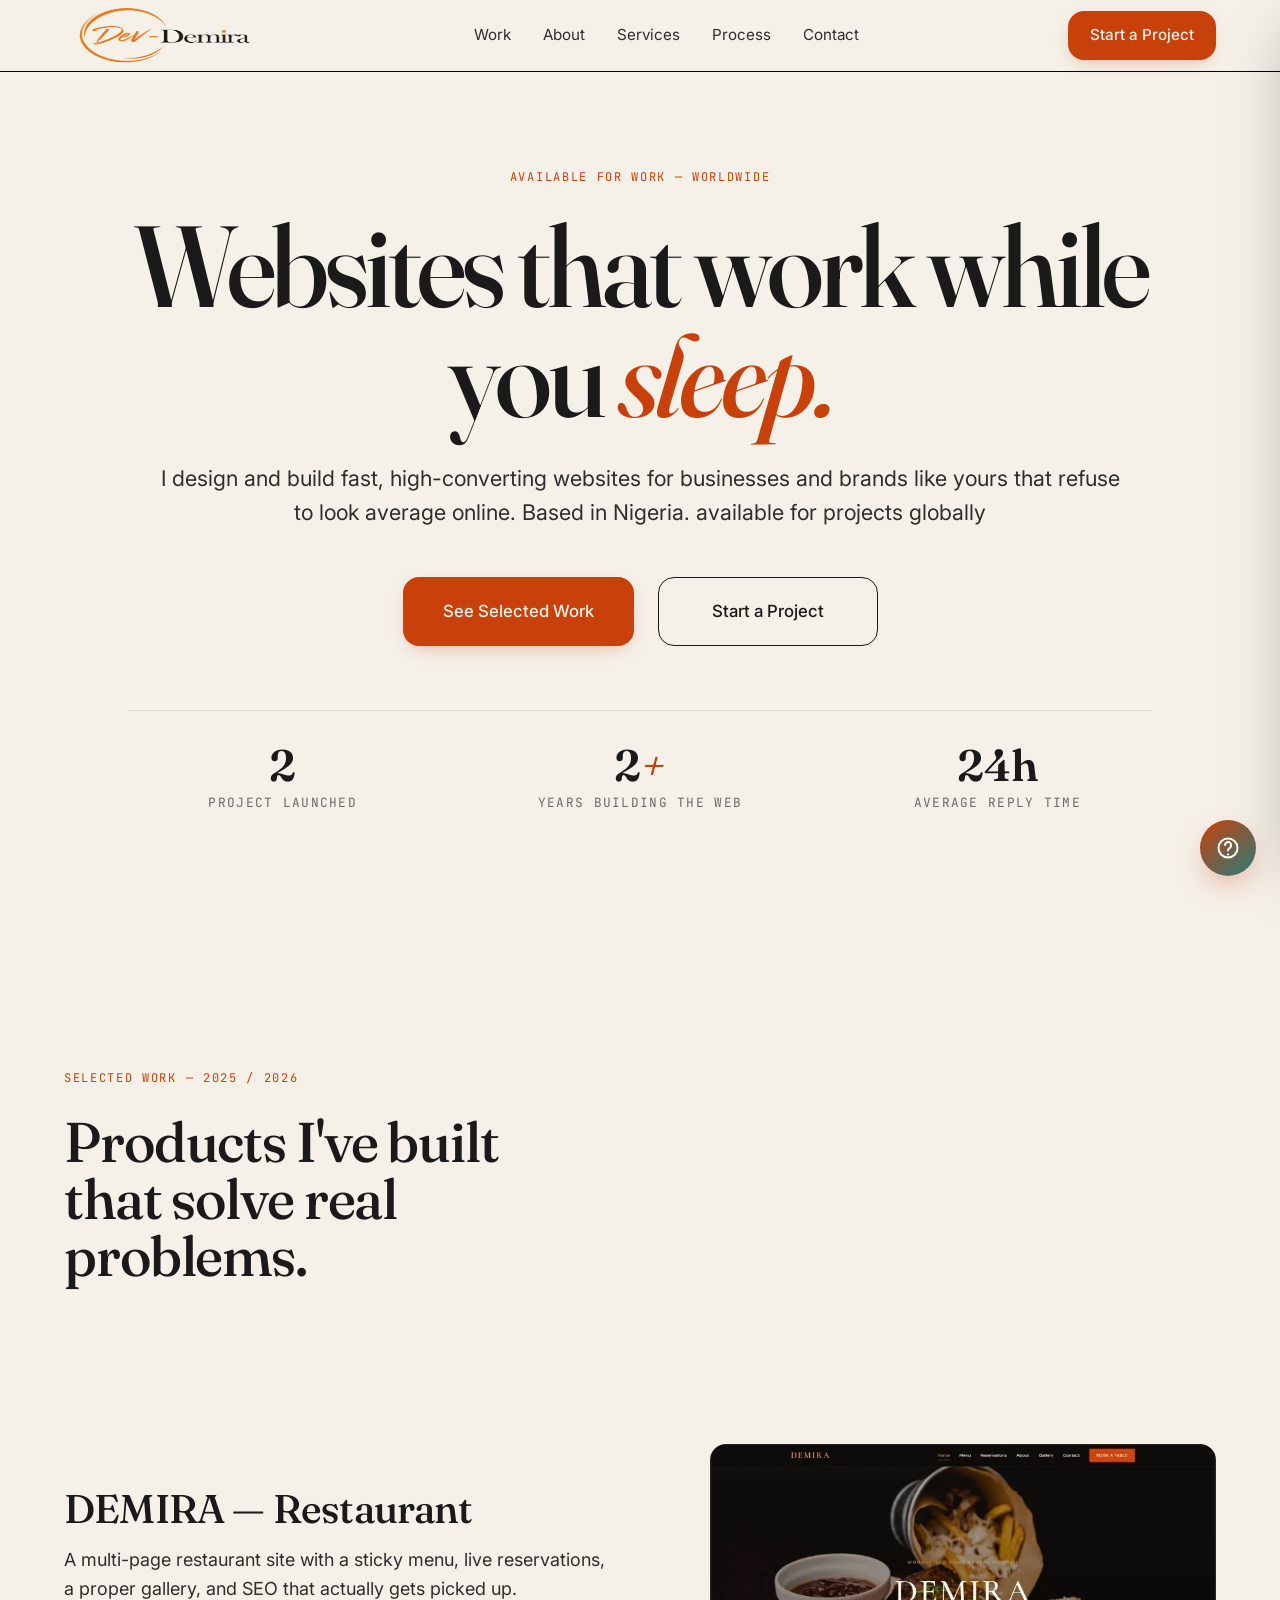
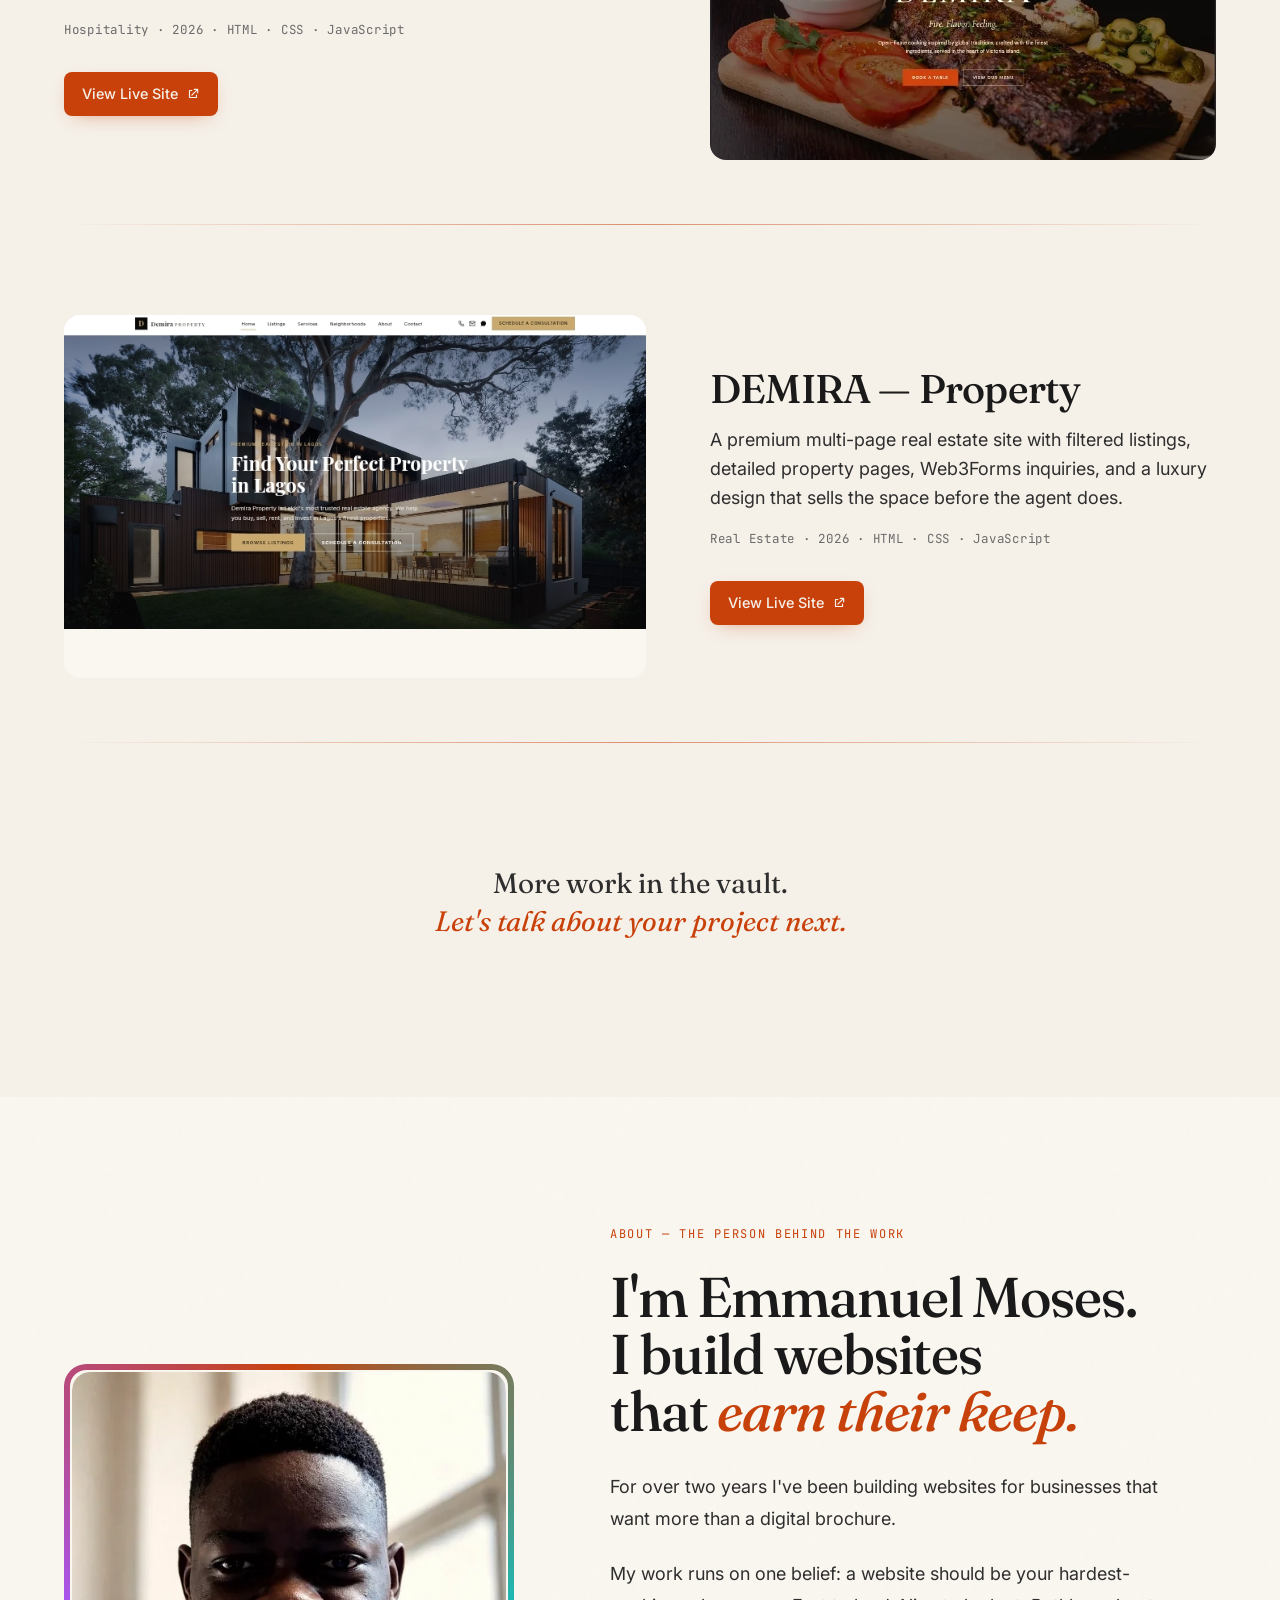
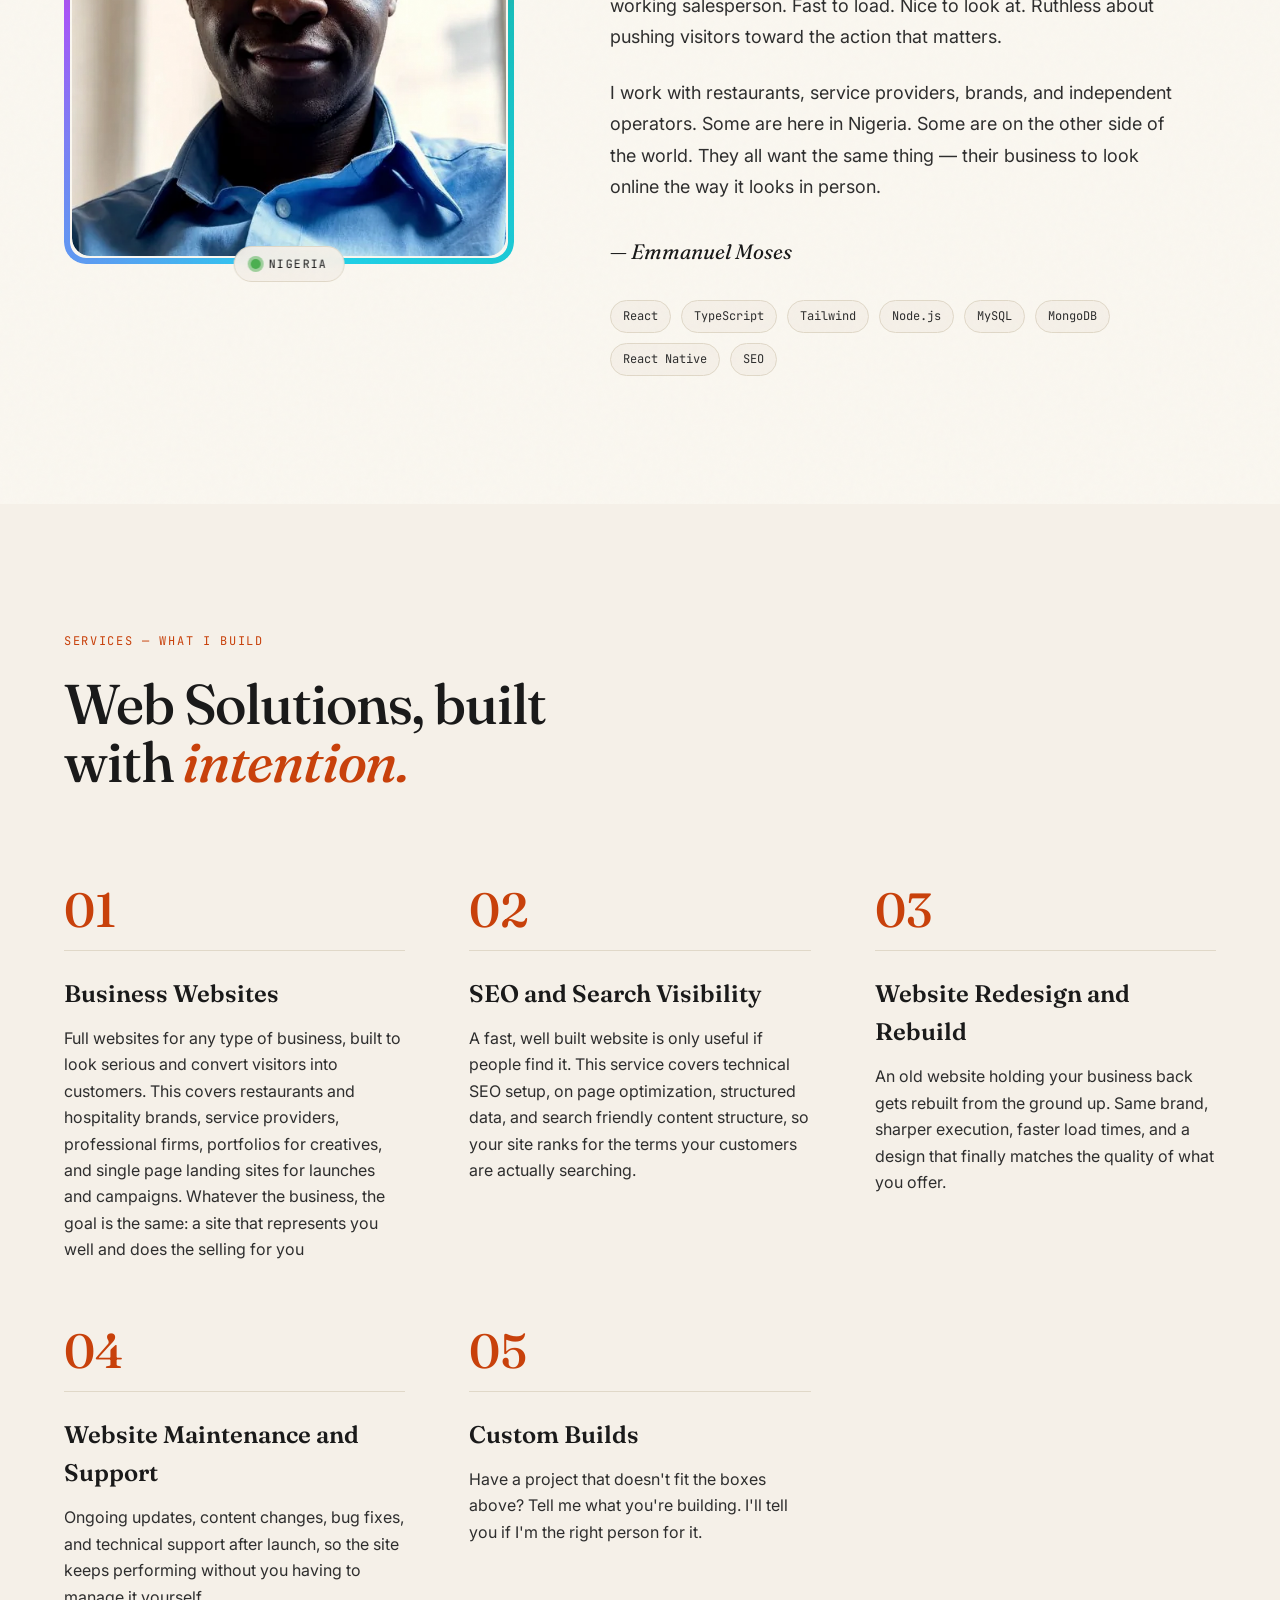
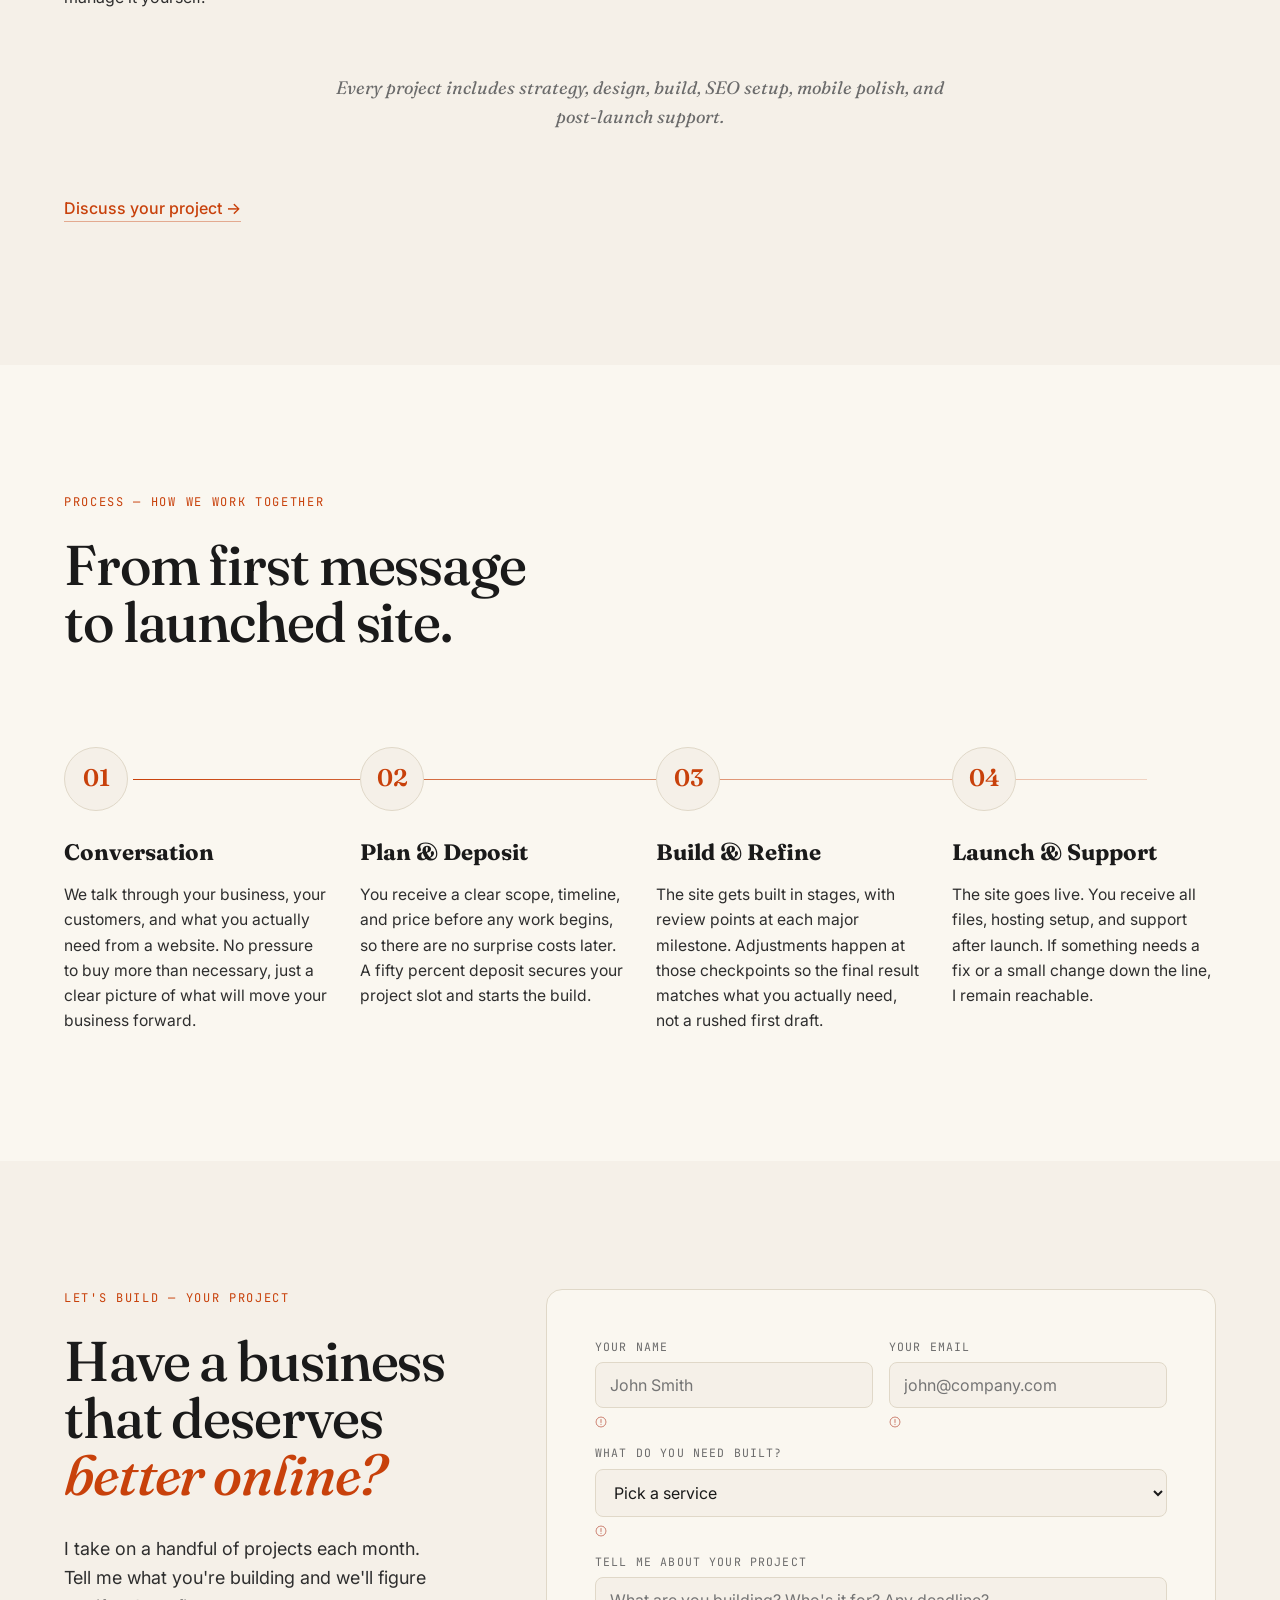
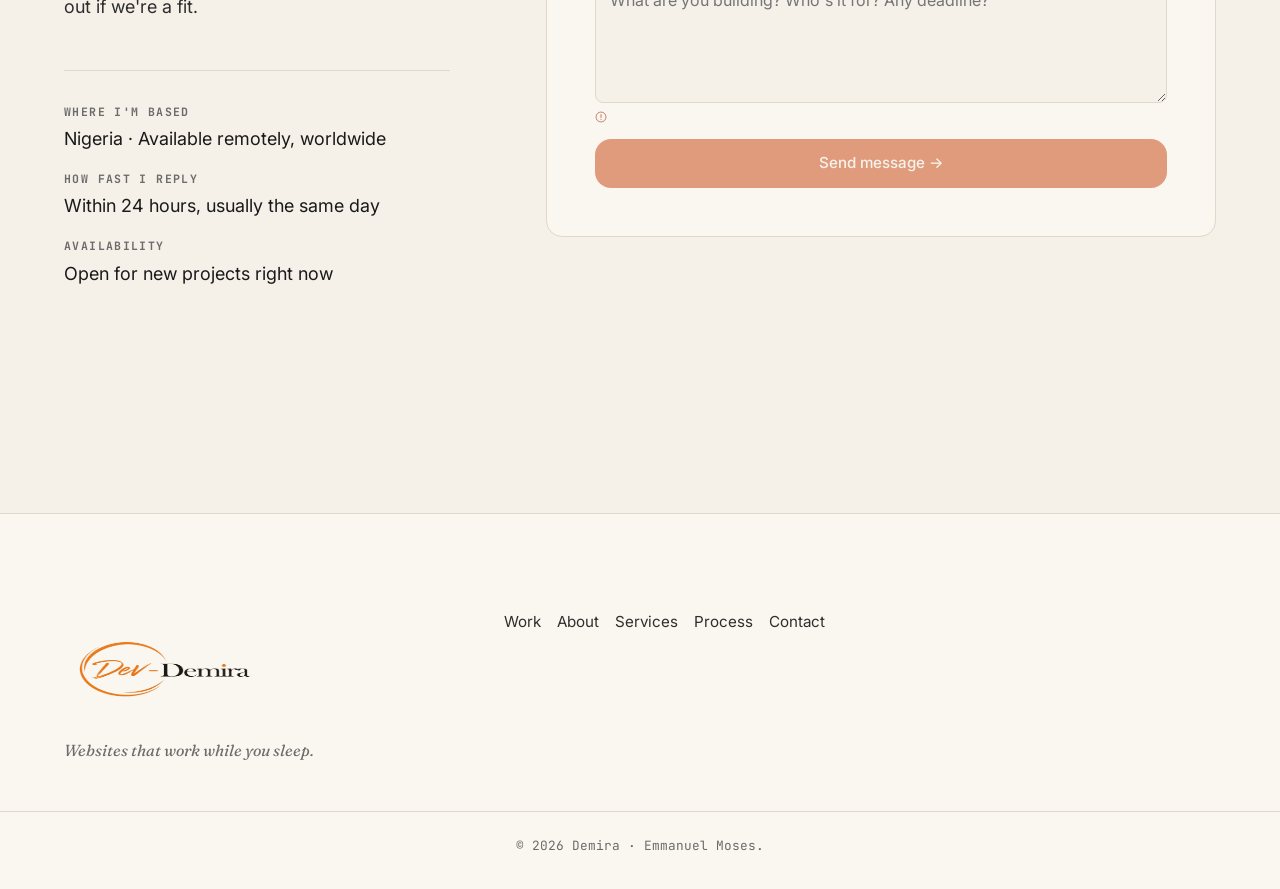
<file: index.html>
<!DOCTYPE html>
<html lang="en">
<head>
<meta charset="UTF-8">
<meta name="viewport" content="width=device-width, initial-scale=1.0, viewport-fit=cover">
<title>Demira — Websites That Work While You Sleep</title>
<meta name="description" content="I design and build fast, high-converting websites for businesses and brands that refuse to look average online. Based in Nigeria. Trusted by clients globally">
<meta name="author" content="Emmanuel Moses">
<meta name="theme-color" content="#F5F0E8">
<meta name="robots" content="index,follow">
<meta name="keywords" content="web developer Nigeria, premium web design, landing page developer, React developer, restaurant website developer, Demira, Emmanuel Moses">
<link rel="canonical" href="https://demira.online">

<meta property="og:type" content="website">
<meta property="og:title" content="Demira — Websites That Work While You Sleep">
<meta property="og:description" content="I build fast, thoughtful, high-converting websites for businesses that refuse to look average online. Working with clients across the globe.">
<meta property="og:image" content="https://demira.online/og-image.jpg">
<meta property="og:image:width" content="1200">
<meta property="og:image:height" content="630">
<meta property="og:url" content="https://demira.online">
<meta property="og:site_name" content="Demira">
<meta property="og:locale" content="en_US">

<meta name="twitter:card" content="summary_large_image">
<meta name="twitter:title" content="Demira — Websites That Work While You Sleep">
<meta name="twitter:description" content="Custom websites for businesses that refuse to look average online.">
<meta name="twitter:image" content="https://demira.online/og-image.jpg">

<link rel="icon" type="image/x-icon" href="favicon.ico">

<link rel="preconnect" href="https://fonts.googleapis.com">
<link rel="preconnect" href="https://fonts.gstatic.com" crossorigin>
<link rel="stylesheet" href="https://fonts.googleapis.com/css2?family=Fraunces:ital,wght@0,400;0,500;0,600;0,700;1,400;1,600&family=Inter:wght@400;500;700&family=JetBrains+Mono:wght@400;500&display=swap">
<link rel="stylesheet" href="style.css">

<link rel="preload" as="image" href="hero-bg-1-desktop.webp" media="(min-width: 1200px)">
<link rel="preload" as="image" href="hero-bg-1-tablet.webp" media="(min-width: 768px) and (max-width: 1199px)">
<link rel="preload" as="image" href="hero-bg-1-mobile.webp" media="(max-width: 767px)">

<script type="application/ld+json">
{
  "@context": "https://schema.org",
  "@type": "ProfessionalService",
  "name": "Demira",
  "description": "Custom web development services for businesses in Nigeria and worldwide.",
  "url": "https://demira.online",
  "image": "https://demira.online/og-image.jpg",
  "priceRange": "$$",
  "serviceType": "Web Development",
  "areaServed": { "@type": "Place", "name": "Worldwide" },
  "address": { "@type": "PostalAddress", "addressCountry": "NG" },
  "email": "devmosheh@gmail.com",
  "telephone": "+2349059639220",
  "founder": {
    "@type": "Person",
    "name": "Emmanuel Moses",
    "jobTitle": "Web Developer",
    "url": "https://demira.online"
  }
}
</script>
<script type="application/ld+json">
{
  "@context": "https://schema.org",
  "@type": "Person",
  "name": "Emmanuel Moses",
  "alternateName": "Demira",
  "url": "https://demira.online",
  "image": "https://demira.online/portrait-hero-desktop.webp",
  "jobTitle": "Web Developer",
  "email": "devmosheh@gmail.com",
  "telephone": "+2349059639220",
  "worksFor": { "@type": "Organization", "name": "Demira" },
  "address": { "@type": "PostalAddress", "addressCountry": "NG" }
}
</script>
</head>
<body>

<a href="#main" class="skip">Skip to main content</a>

<header class="nav" id="nav">
  <div class="nav-inner">
    <a href="#top" class="brand" aria-label="Demira — home">
      <img src="demira bg.png" alt="Demira logo" width="40" height="40" class="brand-logo">
    </a> 
    <nav class="nav-links" aria-label="Primary">
      <a href="#work">Work</a>
      <a href="#about">About</a>
      <a href="#services">Services</a>
      <a href="#process">Process</a>
      <a href="#contact">Contact</a>
    </nav>
    <a href="#contact" class="btn btn-primary nav-cta">Start a Project</a>
    <button class="hamburger" id="ham" aria-label="Open menu" aria-expanded="false" aria-controls="mobileMenu" type="button">
      <span></span><span></span><span></span>
    </button>
  </div>
  <div class="menu-overlay" id="menuOverlay" hidden></div>
  <aside class="mobile-menu" id="mobileMenu" aria-hidden="true" aria-label="Mobile navigation">
    <button class="menu-close" id="menuClose" aria-label="Close menu" type="button">
      <svg viewBox="0 0 24 24" width="22" height="22" aria-hidden="true"><path fill="none" stroke="currentColor" stroke-width="2" stroke-linecap="round" d="M6 6l12 12M18 6L6 18"/></svg>
    </button>
    <nav class="mobile-menu-links" aria-label="Mobile primary">
      <a href="#work">Work</a>
      <a href="#about">About</a>
      <a href="#services">Services</a>
      <a href="#process">Process</a>
      <a href="#contact">Contact</a>
    </nav>
    <a href="#contact" class="btn btn-accent btn-mobile-cta">
      Start a Project
      <svg viewBox="0 0 24 24" width="16" height="16" aria-hidden="true"><path fill="none" stroke="currentColor" stroke-width="2" stroke-linecap="round" stroke-linejoin="round" d="M5 12h14M13 6l6 6-6 6"/></svg>
    </a>
  </aside>
</header>

<main id="main">

<section id="top" class="hero">
  
  <!--
  <div class="hero-bg" aria-hidden="true">
    <picture class="hero-bg-img is-active">
      <source media="(min-width: 1200px)" srcset="hero-bg-1-desktop.webp">
      <source media="(min-width: 768px)" srcset="hero-bg-1-tablet.webp">
      <img src="hero-bg-1-mobile.webp" alt="" loading="eager" fetchpriority="high">
    </picture>
    <div class="hero-bg-scrim"></div>
  </div>
-->
  <div class="wrap hero-grid hero-grid--solo">
    <div class="hero-copy">
      <p class="eyebrow reveal">Available for work — Worldwide</p>
      <h1 class="hero-title reveal-words">
        Websites that work while you <em>sleep.</em>
      </h1>
      <p class="hero-sub reveal">I design and build fast, high-converting websites for businesses and brands like yours that refuse to look average online. Based in Nigeria. available for projects globally</p>
      <div class="hero-ctas reveal">
        <a href="#work" class="btn btn-primary">See Selected Work</a>
        <a href="#contact" class="btn btn-ghost">Start a Project</a>
      </div>
      <div class="hero-stats reveal">
        <div><span class="stat-num" data-count="2">0<em></em></span><span class="stat-lbl">Project launched</span></div>
        <div><span class="stat-num" data-count="2">0<em>+</em></span><span class="stat-lbl">Years building the web</span></div>
        <div><span class="stat-num" data-count="24" data-suffix="h">0h</span><span class="stat-lbl">Average Reply time</span></div>
        
               <!-- <div><span class="stat-num" data-count="100" data-suffix="%">0h</span><span class="stat-lbl">Client Satisfaction</span></div> -->
        
      </div>
    </div>
  </div>
</section>

<section id="work" class="section">
  <div class="wrap">
    <header class="section-head">
      <p class="eyebrow reveal">Selected Work — 2025 / 2026</p>
      <h2 class="section-title reveal-words">Products I've built<br>that solve real<br>problems.</h2>
    </header>

    <article class="project reveal">
      <div class="project-media">
        <picture>
          <source media="(min-width: 1200px)" srcset="project-restaurant-desktop.webp">
          <source media="(min-width: 768px)" srcset="project-restaurant-tablet.webp">
          <img src="project-restaurant-mobile.webp" alt="DEMIRA Restaurant website, wood-fired continental cuisine" loading="lazy" width="1600" height="1000">
        </picture>
      </div>
      <div class="project-info">
        <h3 class="project-title">DEMIRA — Restaurant</h3>
        <p class="project-desc">A multi-page restaurant site with a sticky menu, live reservations, a proper gallery, and SEO that actually gets picked up.</p>
        <p class="meta">Hospitality · 2026 · HTML · CSS · JavaScript</p>
        <a class="btn btn-primary btn-live" href="https://demira-restaurant.vercel.app/" target="_blank" rel="noopener noreferrer">
          View Live Site
          <svg viewBox="0 0 24 24" width="14" height="14" aria-hidden="true"><path fill="none" stroke="currentColor" stroke-width="2" stroke-linecap="round" stroke-linejoin="round" d="M14 4h6v6M20 4L10 14M6 6h4M6 6v12h12v-4"/></svg>
        </a>
      </div>
    </article>
    <hr class="ember-rule">
<br>


    <article class="project reveal">
  <div class="project-media">
    <picture>
      <source media="(min-width: 1200px)" srcset="demira-props.jpg">
      <source media="(min-width: 768px)" srcset="demira-props.jpg">
      <img src="demira-props.jpg" alt="DEMIRA Property, premium real estate agency in Lekki Phase 1, Lagos" loading="lazy" width="1600" height="1000">
    </picture>
  </div>
  <div class="project-info">
    <h3 class="project-title">DEMIRA — Property</h3>
    <p class="project-desc">A premium multi-page real estate site with filtered listings, detailed property pages, Web3Forms inquiries, and a luxury design that sells the space before the agent does.</p>
    <p class="meta">Real Estate · 2026 · HTML · CSS · JavaScript</p>
    <a class="btn btn-primary btn-live" href="https://demira-props.vercel.app/" target="_blank" rel="noopener noreferrer">
      View Live Site
      <svg viewBox="0 0 24 24" width="14" height="14" aria-hidden="true"><path fill="none" stroke="currentColor" stroke-width="2" stroke-linecap="round" stroke-linejoin="round" d="M14 4h6v6M20 4L10 14M6 6h4M6 6v12h12v-4"/></svg>
    </a>
  </div>
</article>
<hr class="ember-rule">

<br>

    
<!--
    <article class="project reveal">
      <div class="project-media project-media--placeholder" aria-hidden="true">
        <span class="ph-icon">🏆</span>
      </div>
      <div class="project-info">
        <h3 class="project-title">Certificate Generator</h3>
        <p class="project-desc">Upload a CSV, pick a template, send branded certificates to every recipient. Hours of manual work compressed into one click.</p>
        <p class="meta">Tools · 2024 · React · Supabase · Resend</p>
        <button type="button" class="btn btn-live btn-live--disabled" disabled aria-disabled="true">
          Coming Soon
        </button>
      </div>
    </article>
    <hr class="ember-rule">

    <article class="project reveal">
      <div class="project-media project-media--placeholder" aria-hidden="true">
        <span class="ph-icon">🔗</span>
      </div>
      <div class="project-info">
        <h3 class="project-title">Link-in-Bio Tool</h3>
        <p class="project-desc">A creator-first link hub with analytics, custom themes, and social integration. Everything Linktree does, none of the monthly bill.</p>
        <p class="meta">SaaS · 2024 · React · Tailwind · MySQL</p>
        <button type="button" class="btn btn-live btn-live--disabled" disabled aria-disabled="true">
          Coming Soon
        </button>
      </div>
    </article>
    <hr class="ember-rule">

    <article class="project reveal">
      <div class="project-media project-media--placeholder" aria-hidden="true">
        <span class="ph-icon">📄</span>
      </div>
      <div class="project-info">
        <h3 class="project-title">Invoice Generator</h3>
        <p class="project-desc">Fill in the client details, preview an invoice, export a clean PDF in under a minute. Built for freelancers who hate paperwork.</p>
        <p class="meta">Tools · 2024 · React · TypeScript · PDF.js</p>
        <button type="button" class="btn btn-live btn-live--disabled" disabled aria-disabled="true">
          Coming Soon
        </button>
      </div>
    </article>
    <hr class="ember-rule">

    <article class="project reveal">
      <div class="project-media project-media--placeholder" aria-hidden="true">
        <span class="ph-icon">🔧</span>
      </div>
      <div class="project-info">
        <h3 class="project-title">NeuAuth UI Kit</h3>
        <p class="project-desc">A neumorphism-styled login and sign-up template you can drop straight into a project. Clean, modern, ready to ship.</p>
        <p class="meta">UI Kit · 2024 · HTML · CSS · JavaScript</p>
        <button type="button" class="btn btn-live btn-live--disabled" disabled aria-disabled="true">
          Coming Soon
        </button>
      </div>
    </article>
-->


    
    <p class="closing-note reveal">More work in the vault.<br><em>Let's talk about your project next.</em></p>
  </div>
</section>

<section id="about" class="section section-alt grain">
  <div class="wrap about-grid">
    <figure class="about-photo reveal portrait-glow portrait-neon" data-parallax="0.08">
      <picture>
        <source media="(min-width: 1200px)" srcset="portrait-about-desktop.webp">
        <source media="(min-width: 768px)" srcset="portrait-about-tablet.webp">
        <img src="portrait-about-mobile.webp" alt="Emmanuel Moses at work, portrait in warm natural light" loading="lazy" width="900" height="1125">
      </picture>
      <span class="photo-loc"><span class="online-dot" aria-label="Currently online and responsive"></span>Nigeria</span>
    </figure>
    <br/>
    <div class="about-copy">
      <p class="eyebrow reveal">About — The Person Behind The Work</p>
      <h2 class="section-title reveal-words">I'm Emmanuel Moses.<br>I build websites<br>that <em>earn their keep.</em></h2>
      <p class="about-body reveal">For over two years I've been building websites for businesses that want more than a digital brochure.</p>
      <p class="about-body reveal">My work runs on one belief: a website should be your hardest-working salesperson. Fast to load. Nice to look at. Ruthless about pushing visitors toward the action that matters.</p>
      <p class="about-body reveal">I work with restaurants, service providers, brands, and independent operators. Some are here in Nigeria. Some are on the other side of the world. They all want the same thing — their business to look online the way it looks in person.</p>
      <p class="signature reveal">— Emmanuel Moses</p>
      <div class="skills reveal" aria-label="Stack">
        <span class="chip">React</span><span class="chip">TypeScript</span>
        <span class="chip">Tailwind</span><span class="chip">Node.js</span>
        <span class="chip">MySQL</span><span class="chip">MongoDB</span>
        <span class="chip">React Native</span><span class="chip">SEO</span>
      </div>
    </div>
  </div>
</section>

<section id="services" class="section">
  <div class="wrap">
    <header class="section-head">
      <p class="eyebrow reveal">Services — What I Build</p>
      <h2 class="section-title reveal-words">Web Solutions, built<br>with <em>intention.</em></h2>
    </header>
    <div class="services-grid">
      <article class="service reveal">
        <span class="num">01</span>
        <hr class="rule">
        <h3>Business Websites</h3>
        <p>Full websites for any type of business, built to look serious and convert visitors into customers. This covers restaurants and hospitality brands, service providers, professional firms, portfolios for creatives, and single page landing sites for launches and campaigns. Whatever the business, the goal is the same: a site that represents you well and does the selling for you</p>
      </article>
      <article class="service reveal">
        <span class="num">02</span>
        <hr class="rule">
        <h3>SEO and Search Visibility</h3>
        <p>A fast, well built website is only useful if people find it. This service covers technical SEO setup, on page optimization, structured data, and search friendly content structure, so your site ranks for the terms your customers are actually searching.</p>
      </article>
      <article class="service reveal">
        <span class="num">03</span>
        <hr class="rule">
        <h3>Website Redesign and Rebuild</h3>
        <p>An old website holding your business back gets rebuilt from the ground up. Same brand, sharper execution, faster load times, and a design that finally matches the quality of what you offer.</p>
      </article>
      <article class="service reveal">
        <span class="num">04</span>
        <hr class="rule">
        <h3>Website Maintenance and Support</h3>
        <p>Ongoing updates, content changes, bug fixes, and technical support after launch, so the site keeps performing without you having to manage it yourself.</p>
      </article>

      <article class="service reveal">
        <span class="num">05</span>
        <hr class="rule">
        <h3>Custom Builds</h3>
        <p>Have a project that doesn't fit the boxes above? Tell me what you're building. I'll tell you if I'm the right person for it.</p>
      </article>
    </div>
    <p class="services-foot reveal"><em>Every project includes strategy, design, build, SEO setup, mobile polish, and post-launch support.</em></p>
    <p class="reveal"><a href="#contact" class="link-ember">Discuss your project →</a></p>
  </div>
</section>

<section id="process" class="section section-alt">
  <div class="wrap">
    <header class="section-head">
      <p class="eyebrow reveal">Process — How We Work Together</p>
      <h2 class="section-title reveal-words">From first message<br>to launched site.</h2>
    </header>
    <ol class="process">
      <li class="step reveal">
        <span class="step-num">01</span>
        <h3>Conversation</h3>
        <p>We talk through your business, your customers, and what you actually need from a website. No pressure to buy more than necessary, just a clear picture of what will move your business forward.</p>
      </li>
      <li class="step reveal">
        <span class="step-num">02</span>
        <h3>Plan &amp; Deposit</h3>
        <p>You receive a clear scope, timeline, and price before any work begins, so there are no surprise costs later. A fifty percent deposit secures your project slot and starts the build.</p>
      </li>
      <li class="step reveal">
        <span class="step-num">03</span>
        <h3>Build &amp; Refine</h3>
        <p>The site gets built in stages, with review points at each major milestone. Adjustments happen at those checkpoints so the final result matches what you actually need, not a rushed first draft.</p>
      </li>
      <li class="step reveal">
        <span class="step-num">04</span>
        <h3>Launch &amp; Support</h3>
        <p>The site goes live. You receive all files, hosting setup, and support after launch. If something needs a fix or a small change down the line, I remain reachable.</p>
      </li>
    </ol>
  </div>
</section>

<section id="contact" class="section">
  <div class="wrap contact-grid">
    <div class="contact-copy">
      <p class="eyebrow reveal">Let's Build — Your Project</p>
      <h2 class="section-title reveal-words">Have a business<br>that deserves<br><em>better online?</em></h2>
      <p class="contact-sub reveal">I take on a handful of projects each month. Tell me what you're building and we'll figure out if we're a fit.</p>
      <div class="contact-meta reveal">
        <div><strong>Where I'm based</strong><p>Nigeria · Available remotely, worldwide</p></div>
        <div><strong>How fast I reply</strong><p>Within 24 hours, usually the same day</p></div>
        <div><strong>Availability</strong><p>Open for new projects right now</p></div>
       
       <!-- 
        <div>
          <strong>Direct</strong>
          <div class="contact-direct">
            <a href="mailto:devmosheh@gmail.com" class="btn btn-ghost btn-contact" aria-label="Send an email to Demira">
              <svg viewBox="0 0 24 24" width="16" height="16" aria-hidden="true"><path fill="none" stroke="currentColor" stroke-width="2" stroke-linecap="round" stroke-linejoin="round" d="M4 6h16v12H4z M4 6l8 7 8-7"/></svg>
              Send an Email
            </a>
            <a href="https://wa.me/2349059639220" target="_blank" rel="noopener noreferrer" class="btn btn-ghost btn-contact" aria-label="Message Demira on WhatsApp">
              <svg viewBox="0 0 24 24" width="16" height="16" aria-hidden="true"><path fill="currentColor" d="M12.04 2.5c-5.24 0-9.5 4.24-9.5 9.47 0 1.67.44 3.3 1.27 4.74L2.5 21.5l4.94-1.29a9.5 9.5 0 0 0 4.6 1.17h.01c5.24 0 9.5-4.24 9.5-9.47 0-2.53-.99-4.9-2.78-6.69a9.44 9.44 0 0 0-6.73-2.72zm5.55 13.55c-.24.66-1.4 1.29-1.9 1.34-.48.05-.9.24-3-.63-2.53-1.05-4.16-3.6-4.28-3.76-.13-.16-1.02-1.35-1.02-2.58 0-1.23.64-1.84.88-2.09.24-.25.52-.31.7-.31.17 0 .34 0 .49.01.16.01.37-.06.58.44.24.55.79 1.9.86 2.04.07.14.11.31.02.5-.09.19-.13.31-.27.47-.13.16-.28.35-.4.47-.13.13-.27.27-.12.53.15.26.68 1.12 1.46 1.81 1 .89 1.85 1.17 2.11 1.3.26.13.42.11.57-.06.16-.17.66-.77.83-1.03.17-.26.35-.22.58-.13.24.09 1.51.71 1.77.84.26.13.43.19.5.31.06.11.06.65-.18 1.29z"/></svg>
              Message on WhatsApp
            </a>
          </div>
        </div> -->
        
        
      </div>
    </div>

    <form class="c-form reveal" id="cForm" name="contact" method="POST" action="https://api.web3forms.com/submit" novalidate>
      <input type="hidden" name="access_key" value="621d527b-831f-4339-a241-7bace1e35e04">
      <input type="hidden" name="subject" value="New project inquiry from your website">
      <input type="hidden" name="from_name" value="Demira Website">
      <input type="checkbox" name="botcheck" style="display:none" tabindex="-1" autocomplete="off">
      <div class="f-row">
        <div class="f-group">
          <label for="fn">Your name</label>
          <input type="text" id="fn" name="name" placeholder="John Smith" required autocomplete="name" minlength="2" data-validate="name">
          <span class="f-err" data-err-for="fn" hidden></span>
        </div>
        <div class="f-group">
          <label for="fe">Your email</label>
          <input type="email" id="fe" name="email" placeholder="john@company.com" required autocomplete="email" data-validate="email">
          <span class="f-err" data-err-for="fe" hidden></span>
        </div>
      </div>
      <div class="f-group">
        <label for="fs">What do you need built?</label>
        <select id="fs" name="service" required data-validate="service">
          <option value="" disabled selected>Pick a service</option>
          <option>Business Website</option>
          <option>SEO and Search Visibility</option>
          <option>
Website Redesign and Rebuild</option>
          <option>Website Maintenance and Support</option>
         <!-- <option>Website Redesign</option> -->
          <option value="Others">Others</option>
        </select>
        <span class="f-err" data-err-for="fs" hidden></span>
      </div>
      <div class="f-group f-others" id="fOthersGroup" hidden>
        <label for="fo">Describe what you need</label>
        <textarea id="fo" name="other_description" rows="3" placeholder="Tell me a bit about the project you have in mind" data-validate="other"></textarea>
        <span class="f-err" data-err-for="fo" hidden></span>
      </div>
      <div class="f-group">
        <label for="fm">Tell me about your project</label>
        <textarea id="fm" name="message" rows="5" placeholder="What are you building? Who's it for? Any deadline?" required data-validate="message" minlength="20"></textarea>
        <span class="f-err" data-err-for="fm" hidden></span>
      </div>
      <button type="submit" class="btn btn-primary btn-block" id="fSubmit" disabled>Send message →</button>
    </form>
  </div>
</section>

</main>

<footer class="footer">
  <div class="wrap footer-grid">
    <div>
      <img src="demira bg.png" alt="Demira logo" width="250px" height="100px" class="brand-logo">
      <p class="foot-tag">Websites that work while you sleep.</p>
    </div>
    <nav aria-label="Footer">
      <a href="#work">Work</a>
      <a href="#about">About</a>
      <a href="#services">Services</a>
      <a href="#process">Process</a>
      <a href="#contact">Contact</a>
    </nav>
    <div class="footer-contact">
      
    </div>
  </div>
  <p class="copyline">© 2026 Demira · Emmanuel Moses. </p>
</footer>

<!-- Scroll to top -->
<button class="stb" id="stb" aria-label="Scroll to top" type="button">
  <svg viewBox="0 0 24 24" width="18" height="18" aria-hidden="true"><path fill="none" stroke="currentColor" stroke-width="2.2" stroke-linecap="round" stroke-linejoin="round" d="M12 19V5M5 12l7-7 7 7"/></svg>
</button>

<!-- Floating support widget -->
<div class="support" id="support">
  <div class="support-actions" id="supportActions" aria-hidden="true">
    <a href="mailto:devmosheh@gmail.com" class="support-action support-email" aria-label="Email" title="Email">
      <svg viewBox="0 0 24 24" width="20" height="20" aria-hidden="true"><path fill="none" stroke="currentColor" stroke-width="2" stroke-linecap="round" stroke-linejoin="round" d="M4 6h16v12H4z M4 6l8 7 8-7"/></svg>
    </a>
    <a href="https://wa.me/2349059639220" target="_blank" rel="noopener noreferrer" class="support-action support-whatsapp" aria-label="WhatsApp" title="WhatsApp">
      <svg viewBox="0 0 24 24" width="20" height="20" aria-hidden="true"><path fill="currentColor" d="M12.04 2.5c-5.24 0-9.5 4.24-9.5 9.47 0 1.67.44 3.3 1.27 4.74L2.5 21.5l4.94-1.29a9.5 9.5 0 0 0 4.6 1.17h.01c5.24 0 9.5-4.24 9.5-9.47 0-2.53-.99-4.9-2.78-6.69a9.44 9.44 0 0 0-6.73-2.72zm5.55 13.55c-.24.66-1.4 1.29-1.9 1.34-.48.05-.9.24-3-.63-2.53-1.05-4.16-3.6-4.28-3.76-.13-.16-1.02-1.35-1.02-2.58 0-1.23.64-1.84.88-2.09.24-.25.52-.31.7-.31.17 0 .34 0 .49.01.16.01.37-.06.58.44.24.55.79 1.9.86 2.04.07.14.11.31.02.5-.09.19-.13.31-.27.47-.13.16-.28.35-.4.47-.13.13-.27.27-.12.53.15.26.68 1.12 1.46 1.81 1 .89 1.85 1.17 2.11 1.3.26.13.42.11.57-.06.16-.17.66-.77.83-1.03.17-.26.35-.22.58-.13.24.09 1.51.71 1.77.84.26.13.43.19.5.31.06.11.06.65-.18 1.29z"/></svg>
    </a>
  </div>
  <button class="support-toggle" id="supportToggle" aria-label="Open contact options" aria-expanded="false" type="button">
    <svg class="support-icon-help" viewBox="0 0 24 24" width="24" height="24" aria-hidden="true"><path fill="none" stroke="currentColor" stroke-width="2" stroke-linecap="round" stroke-linejoin="round" d="M9.1 9a3 3 0 1 1 5.83 1c0 2-3 2.5-3 4.5"/><circle cx="12" cy="18.5" r="1.1" fill="currentColor"/><circle cx="12" cy="12" r="9.5" fill="none" stroke="currentColor" stroke-width="2"/></svg>
    <svg class="support-icon-close" viewBox="0 0 24 24" width="22" height="22" aria-hidden="true"><path fill="none" stroke="currentColor" stroke-width="2.2" stroke-linecap="round" d="M6 6l12 12M18 6L6 18"/></svg>
  </button>
</div>

<script src="main.js" defer></script>
</body>
</html>
</file>
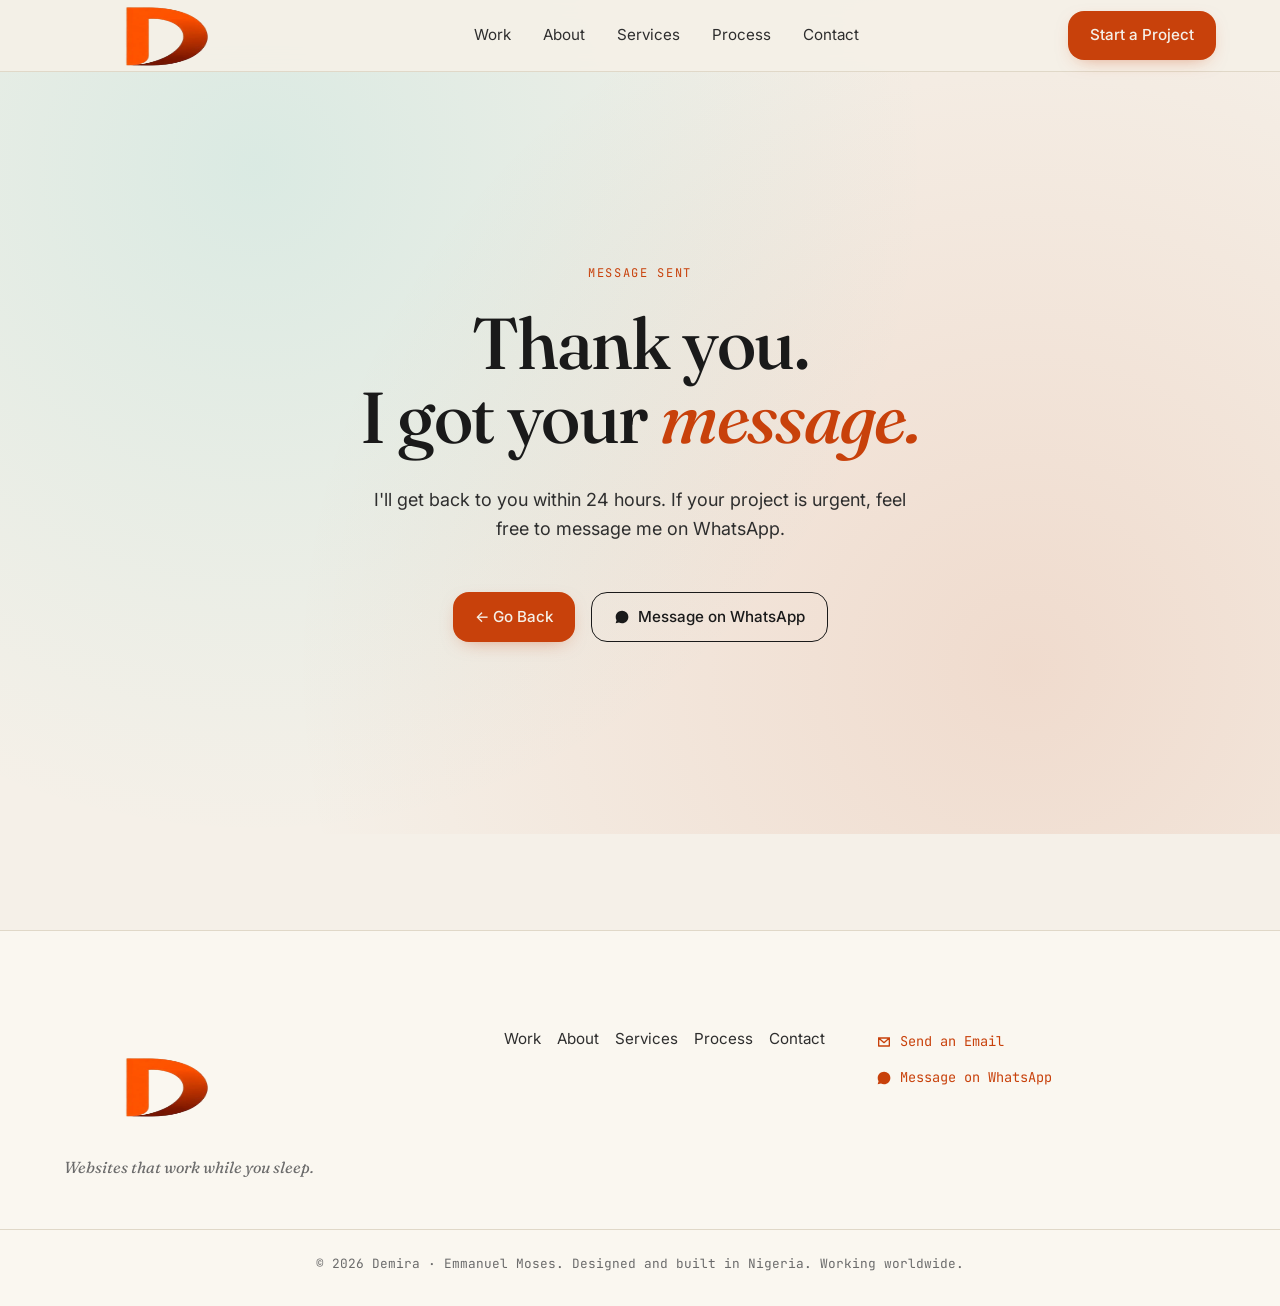
<file: success.html>
<!DOCTYPE html>
<html lang="en">
<head>
<meta charset="UTF-8">
<meta name="viewport" content="width=device-width, initial-scale=1.0, viewport-fit=cover">
<title>Message Sent — Demira</title>
<meta name="description" content="Thanks for reaching out. Emmanuel Moses will be in touch within 24 hours.">
<meta name="robots" content="noindex,follow">
<meta name="theme-color" content="#F5F0E8">
<link rel="icon" type="image/x-icon" href="favicon.ico">
<link rel="preconnect" href="https://fonts.googleapis.com">
<link rel="preconnect" href="https://fonts.gstatic.com" crossorigin>
<link rel="stylesheet" href="https://fonts.googleapis.com/css2?family=Fraunces:ital,wght@0,400;0,500;0,600;0,700;1,400;1,600&family=Inter:wght@400;500;700&family=JetBrains+Mono:wght@400;500&display=swap">
<link rel="stylesheet" href="style.css">
</head>
<body class="success-body">

<a href="#main" class="skip">Skip to main content</a>

<header class="nav scrolled" id="nav">
  <div class="nav-inner">
    <a href="index.html#top" class="brand" aria-label="Demira — home">
      <img src="logo-placeholder.png" alt="Demira logo" width="40" height="40" class="brand-logo">
    </a>
    <nav class="nav-links" aria-label="Primary">
      <a href="index.html#work">Work</a>
      <a href="index.html#about">About</a>
      <a href="index.html#services">Services</a>
      <a href="index.html#process">Process</a>
      <a href="index.html#contact">Contact</a>
    </nav>
    <a href="index.html#contact" class="btn btn-primary nav-cta">Start a Project</a>
  </div>
</header>

<main id="main" class="success-main">
  <div class="wrap success-wrap">
    <p class="eyebrow">Message Sent</p>
    <h1 class="success-title">Thank you.<br>I got your <em>message.</em></h1>
    <p class="success-copy">I'll get back to you within 24 hours. If your project is urgent, feel free to message me on WhatsApp.</p>
    <div class="success-ctas">
      <button type="button" id="goBackBtn" class="btn btn-primary">← Go Back</button>
      <a href="https://wa.me/2349059639220" target="_blank" rel="noopener noreferrer" class="btn btn-ghost">
        <svg viewBox="0 0 24 24" width="16" height="16" aria-hidden="true"><path fill="currentColor" d="M12.04 2.5c-5.24 0-9.5 4.24-9.5 9.47 0 1.67.44 3.3 1.27 4.74L2.5 21.5l4.94-1.29a9.5 9.5 0 0 0 4.6 1.17h.01c5.24 0 9.5-4.24 9.5-9.47 0-2.53-.99-4.9-2.78-6.69a9.44 9.44 0 0 0-6.73-2.72z"/></svg>
        Message on WhatsApp
      </a>
    </div>
  </div>
</main>

<footer class="footer">
  <div class="wrap footer-grid">
    <div>
      <img src="logo-placeholder.png" alt="Demira logo" width="40" height="40" class="brand-logo">
      <p class="foot-tag">Websites that work while you sleep.</p>
    </div>
    <nav aria-label="Footer">
      <a href="index.html#work">Work</a>
      <a href="index.html#about">About</a>
      <a href="index.html#services">Services</a>
      <a href="index.html#process">Process</a>
      <a href="index.html#contact">Contact</a>
    </nav>
    <div class="footer-contact">
      <a href="mailto:devmosheh@gmail.com" aria-label="Send an email to Demira">
        <svg viewBox="0 0 24 24" width="16" height="16" aria-hidden="true"><path fill="none" stroke="currentColor" stroke-width="2" stroke-linecap="round" stroke-linejoin="round" d="M4 6h16v12H4z M4 6l8 7 8-7"/></svg>
        Send an Email
      </a>
      <a href="https://wa.me/2349059639220" target="_blank" rel="noopener noreferrer" aria-label="Message Demira on WhatsApp">
        <svg viewBox="0 0 24 24" width="16" height="16" aria-hidden="true"><path fill="currentColor" d="M12.04 2.5c-5.24 0-9.5 4.24-9.5 9.47 0 1.67.44 3.3 1.27 4.74L2.5 21.5l4.94-1.29a9.5 9.5 0 0 0 4.6 1.17h.01c5.24 0 9.5-4.24 9.5-9.47 0-2.53-.99-4.9-2.78-6.69a9.44 9.44 0 0 0-6.73-2.72z"/></svg>
        Message on WhatsApp
      </a>
    </div>
  </div>
  <p class="copyline">© 2026 Demira · Emmanuel Moses. Designed and built in Nigeria. Working worldwide.</p>
</footer>

<script>
  (function () {
    // Signal the contact form to reset when the user returns to it
    try { sessionStorage.setItem('demira-reset-contact-form', '1'); } catch (e) {}
    var btn = document.getElementById('goBackBtn');
    if (btn) {
      btn.addEventListener('click', function (e) {
        e.preventDefault();
        var sameOriginReferrer = document.referrer && document.referrer.indexOf(location.host) !== -1;
        if (sameOriginReferrer && window.history.length > 1) {
          window.history.back();
        } else {
          window.location.href = 'index.html#contact';
        }
      });
    }
  })();
</script>
</body>
</html>
</file>
<file: style.css>
/* =========================================================
   DEMIRA — Portfolio v2.1
   Warm cream editorial single-page portfolio
   ========================================================= */

:root {
  --color-cream:      #F5F0E8;
  --color-warm-white: #FAF7F0;
  --color-ink:        #1A1A1A;
  --color-charcoal:   #2E2E2E;
  --color-muted:      #6B6B6B;

  --color-ember:      #C8410B;
  --color-clay:       #8B4513;
  --color-sage:       #7A8471; 

  /* New second accent — deep teal + neon cyan */
  --color-electric:   #2B7A78;
  --color-glow:       #17BEBB;

  --color-line:       #E0D8C8;
  --color-success:    #4CAF82;
  --color-online:     #4CAF50;
  --color-error:      #C97A6A;

  --font-display: 'Fraunces', Georgia, serif;
  --font-body:    'Inter', system-ui, -apple-system, sans-serif;
  --font-mono:    'JetBrains Mono', ui-monospace, monospace;

  --text-xs:   0.75rem;
  --text-sm:   0.875rem;
  --text-base: 1rem;
  --text-md:   1.125rem;
  --text-lg:   1.375rem;
  --text-xl:   1.75rem;
  --text-2xl:  2.5rem;
  --text-3xl:  3.5rem;
  --text-hero: 6rem;

  --space-1: 4px; --space-2: 8px; --space-3: 12px; --space-4: 16px;
  --space-5: 24px; --space-6: 32px; --space-7: 48px; --space-8: 64px;
  --space-9: 96px; --space-10: 128px; --space-11: 160px;

  --radius-sm: 4px; --radius-md: 8px; --radius-lg: 16px; --radius-xl: 24px;

  --max-width: 1200px;
  --nav-height: 72px;
}

*, *::before, *::after { box-sizing: border-box; }
html { scroll-behavior: smooth; -webkit-text-size-adjust: 100%; overflow-x: clip; }
body {
  margin: 0;
  font-family: var(--font-body);
  font-size: var(--text-base);
  line-height: 1.6;
  color: var(--color-ink);
  background: var(--color-cream);
  -webkit-font-smoothing: antialiased;
  -moz-osx-font-smoothing: grayscale;
  overflow-x: clip;
}
img, picture, svg { max-width: 100%; display: block; }
a { color: inherit; text-decoration: none; }
button { font: inherit; cursor: pointer; border: 0; background: transparent; color: inherit; }

.skip {
  position: absolute; left: -9999px; top: 0;
  background: var(--color-ink); color: var(--color-cream);
  padding: 12px 16px; z-index: 999;
}
.skip:focus { left: 12px; top: 12px; }

*:focus-visible { outline: 2px solid var(--color-electric); outline-offset: 3px; border-radius: 2px; }

.wrap { max-width: var(--max-width); margin: 0 auto; padding: 0 var(--space-5); position: relative; }

/* -------- Type -------- */
.eyebrow {
  font-family: var(--font-mono);
  font-size: var(--text-xs);
  text-transform: uppercase;
  letter-spacing: 0.14em;
  color: var(--color-ember);
  margin: 0 0 var(--space-5);
}
.section-title {
  font-family: var(--font-display);
  font-weight: 500;
  font-size: var(--text-3xl);
  line-height: 1.02;
  letter-spacing: -0.02em;
  color: var(--color-ink);
  margin: 0 0 var(--space-6);
}
.section-title em {
  font-style: italic;
  color: var(--color-ember);
  font-weight: 500;
}

/* -------- Nav -------- */
.nav {
  position: fixed; top: 0; left: 0; right: 0; z-index: 60;
  height: var(--nav-height);
  display: flex; align-items: center;
  background: transparent;
  transition: background 300ms ease, box-shadow 300ms ease, border-color 300ms ease;
  border-bottom: 1px solid black;
}
.nav.scrolled {
  background: color-mix(in oklab, var(--color-cream) 92%, transparent);
  backdrop-filter: saturate(140%) blur(10px);
  -webkit-backdrop-filter: saturate(140%) blur(10px);
  border-bottom-color: var(--color-line);
}
.nav-inner {
  width: 100%; max-width: var(--max-width);
  margin: 0 auto; padding: 0 var(--space-5);
  display: flex; align-items: center; justify-content: space-between; gap: var(--space-5);
}
.brand { display: inline-flex; align-items: center; }
.brand-logo { height: 120px; width: 200px; display: block; }
.nav-links { display: flex; gap: var(--space-6); }
.nav-links a {
  font-size: 0.95rem;
  color: var(--color-charcoal);
  position: relative; padding: 6px 0;
  transition: color 200ms;
}
.nav-links a:hover { color: var(--color-ember); }
.nav-links a.active::after {
  content: ""; position: absolute; left: 0; right: 0; bottom: -2px;
  height: 2px; background: var(--color-ember);
}

/* -------- Buttons (neon aesthetic) -------- */
.btn {
  display: inline-flex; align-items: center; justify-content: center; gap: 8px;
  padding: 12px 22px; border-radius: var(--radius-lg);
  font-family: var(--font-body); font-weight: 500; font-size: 0.95rem;
  transition: transform 300ms ease, background 300ms ease, color 300ms ease,
              border-color 300ms ease, box-shadow 300ms ease;
  min-height: 44px; min-width: 44px;
  position: relative;
}
.btn-primary {
  background: var(--color-ember); color: var(--color-cream);
  box-shadow: 0 6px 20px -10px color-mix(in oklab, var(--color-ember) 60%, transparent);
}
.btn-primary:hover {
  transform: translateY(-2px);
  box-shadow: 0 14px 28px -10px color-mix(in oklab, var(--color-ember) 55%, transparent),
              inset 0 0 12px color-mix(in oklab, #fff 30%, transparent);
}
.btn-ghost {
  border: 1.5px solid var(--color-ink); color: var(--color-ink); background: transparent;
}
.btn-ghost:hover {
  border-color: var(--color-electric);
  color: var(--color-electric);
  box-shadow: 0 8px 22px -12px color-mix(in oklab, var(--color-electric) 60%, transparent);
  transform: translateY(-2px);
}
.btn-accent {
  background: var(--color-ink); color: var(--color-glow);
  border: 1px solid color-mix(in oklab, var(--color-glow) 55%, transparent);
  box-shadow: 0 0 14px -2px color-mix(in oklab, var(--color-glow) 45%, transparent),
              inset 0 0 8px color-mix(in oklab, var(--color-glow) 15%, transparent);
}
.btn-accent:hover {
  transform: translateY(-2px);
  box-shadow: 0 0 24px color-mix(in oklab, var(--color-glow) 65%, transparent),
              inset 0 0 12px color-mix(in oklab, var(--color-glow) 30%, transparent);
}
.btn-block { width: 100%; }
.btn:disabled { opacity: 0.5; cursor: not-allowed; transform: none !important; box-shadow: none !important; }

/* Hamburger */
.hamburger { display: none; width: 44px; height: 44px; flex-direction: column; gap: 5px; align-items: center; justify-content: center; }
.hamburger span { display: block; width: 24px; height: 2px; background: var(--color-ink); transition: transform 250ms, opacity 200ms; }
.hamburger.open span:nth-child(1) { transform: translateY(7px) rotate(45deg); }
.hamburger.open span:nth-child(2) { opacity: 0; }
.hamburger.open span:nth-child(3) { transform: translateY(-7px) rotate(-45deg); }

/* Mobile menu — panel from right, full viewport height (FIX 6) */
.menu-overlay {
  position: fixed; inset: 0;
  background: rgba(20, 18, 15, 0.55);
  z-index: 998;
  opacity: 0;
  transition: opacity 300ms ease;
}
.menu-overlay.show { opacity: 1; }

.mobile-menu {
  position: fixed;
  top: 0; right: 0;
  width: min(320px, 88vw);
  height: 100vh;
  height: 100dvh;
  background-color: #F5F0E8;
  border-left: 1px solid var(--color-line);
  z-index: 999;
  display: flex; flex-direction: column;
  padding: calc(var(--nav-height) + var(--space-4)) var(--space-6) var(--space-6);
  gap: var(--space-5);
  transform: translateX(100%);
  transition: transform 380ms cubic-bezier(.6,.05,.2,1);
  box-shadow: -20px 0 60px -30px rgba(0,0,0,0.25);
  overflow-y: auto;
  opacity: 1;
}
.mobile-menu.open { transform: translateX(0); }
.menu-close { z-index: 1000 !important; }
.menu-close {
  position: absolute; top: 16px; right: 16px;
  width: 40px; height: 40px; border-radius: 50%;
  display: inline-flex; align-items: center; justify-content: center;
  color: var(--color-ink);
  background: color-mix(in oklab, var(--color-warm-white) 90%, transparent);
  border: 1px solid var(--color-line);
  transition: color 200ms, border-color 200ms;
}
.menu-close:hover { color: var(--color-ember); border-color: var(--color-ember); }
.mobile-menu-links { display: flex; flex-direction: column; gap: var(--space-4); }
.mobile-menu-links a {
  font-family: var(--font-display); font-size: 1.5rem; color: var(--color-ink);
  padding: 6px 0; transition: color 200ms;
}
.mobile-menu-links a:hover { color: var(--color-ember); }
.btn-mobile-cta {
  padding: 10px 16px; font-size: 0.9rem; border-radius: var(--radius-md);
  align-self: flex-start; margin-top: var(--space-2);
}

/* -------- Hero -------- */
.hero {
  padding: calc(var(--nav-height) + var(--space-9)) 0 var(--space-10);
  position: relative; overflow: hidden;
  isolation: isolate;
}
.hero-bg { position: absolute; inset: 0; z-index: -2; }
.hero-bg-img { position: absolute; inset: 0; opacity: 0; transition: opacity 1400ms ease; }
.hero-bg-img.is-active { opacity: 1; }
.hero-bg-img img {
  width: 100%; height: 100%; object-fit: cover; object-position: center;
}
.hero-bg-scrim {
  position: absolute; inset: 0;
  background:
    linear-gradient(180deg,
      color-mix(in oklab, var(--color-cream) 78%, transparent) 0%,
      color-mix(in oklab, var(--color-cream) 55%, transparent) 40%,
      color-mix(in oklab, var(--color-cream) 88%, transparent) 100%);
  backdrop-filter: blur(1.5px);
  -webkit-backdrop-filter: blur(1.5px);
}
.hero-grid {
  display: grid; grid-template-columns: 1.4fr 1fr; gap: var(--space-8);
  align-items: center;
}
/* Solo hero (portrait removed) — center + widen copy column */
.hero-grid--solo {
  grid-template-columns: 1fr;
  justify-items: center;
  text-align: center;
}
.hero-grid--solo .hero-copy { max-width: 52rem; }
.hero-grid--solo .hero-sub { margin-left: auto; margin-right: auto; }
.hero-grid--solo .hero-ctas { justify-content: center; }
.hero-grid--solo .hero-stats { margin-left: auto; margin-right: auto; }
.hero-grid--solo .hero-stats > div { align-items: center; text-align: center; }
.hero-title {
  font-family: var(--font-display);
  font-weight: 500;
  font-size: var(--text-hero);
  line-height: 0.98;
  letter-spacing: -0.035em;
  margin: 0 0 var(--space-6);
  color: var(--color-ink);
}
.hero-title em {
  font-style: italic;
  color: var(--color-ember);
  font-weight: 500;
}
.hero-sub {
  font-size: var(--text-md);
  color: var(--color-charcoal);
  max-width: 34rem;
  margin: 0 0 var(--space-7);
  line-height: 1.55;
}
.hero-ctas { display: flex; gap: var(--space-4); flex-wrap: wrap; margin-bottom: var(--space-8); }
.hero-stats {
  display: grid; grid-template-columns: repeat(3, minmax(0,1fr));
  gap: var(--space-5); max-width: 40rem;
  padding-top: var(--space-6); border-top: 1px solid var(--color-line);
}
.hero-stats > div { display: flex; flex-direction: column; gap: 6px; }
.stat-num {
  font-family: var(--font-display);
  font-size: 2.2rem; font-weight: 600; color: var(--color-ink);
  line-height: 1;
}
.stat-num em { color: var(--color-ember); font-style: italic; }
.stat-lbl {
  font-family: var(--font-mono);
  font-size: 0.72rem; text-transform: uppercase; letter-spacing: 0.1em;
  color: var(--color-muted);
}

/* Portrait treatment — no card, animated neon border */
.portrait-glow { position: relative; background: transparent !important; box-shadow: none !important; }

.portrait-neon {
  position: relative;
  padding: 8px;
  border-radius: 24px;
  background: transparent;
  isolation: isolate;
}
.portrait-neon::before,
.portrait-neon::after {
  content: "";
  position: absolute; inset: 0;
  border-radius: inherit;
  padding: 6px;
  background: conic-gradient(
    from 0deg,
    var(--color-ember),
    var(--color-glow),
    #22d3ee,
    #a855f7,
    var(--color-ember)
  );
  -webkit-mask: linear-gradient(#000 0 0) content-box, linear-gradient(#000 0 0);
          mask: linear-gradient(#000 0 0) content-box, linear-gradient(#000 0 0);
  -webkit-mask-composite: xor;
          mask-composite: exclude;
  pointer-events: none;
  z-index: 1;
}
.portrait-neon::after {
  filter: blur(18px);
  opacity: 0.9;
  z-index: 0;
}
.portrait-neon picture,
.portrait-neon img {
  position: relative;
  z-index: 2;
  border-radius: 18px;
  overflow: hidden;
  display: block;
  width: 100%;
  height: 100%;
  object-fit: cover ;
  background: transparent;
}

/* Nigeria location pill with inline online dot (FIX 5) */
.photo-loc {
  position: absolute; left: 50%; bottom: -18px;
  z-index: 3;
  transform: translateX(-50%);
  background: color-mix(in oklab, var(--color-cream) 94%, transparent);
  color: var(--color-ink);
  padding: 8px 16px; border-radius: 999px;
  font-family: var(--font-mono); font-size: 0.72rem;
  text-transform: uppercase; letter-spacing: 0.12em;
  backdrop-filter: blur(6px);
  border: 1px solid var(--color-line);
  display: inline-flex; align-items: center; gap: 8px;
}
.photo-loc .online-dot {
  display: inline-block;
  width: 10px; height: 10px; border-radius: 50%;
  background: #4CAF50;
  position: relative;
  flex-shrink: 0;
}
.photo-loc .online-dot::after {
  content: ""; position: absolute; inset: -3px; border-radius: 50%;
  background: #4CAF50; opacity: 0.5;
  animation: onlinePulse 2s ease-out infinite;
}
@keyframes onlinePulse {
  0%   { transform: scale(0.8); opacity: 0.6; }
  70%  { transform: scale(2.2); opacity: 0; }
  100% { transform: scale(2.2); opacity: 0; }
}

/* Grain overlay */
.grain { position: relative; }
.grain::after {
  content: ""; position: absolute; inset: 0; pointer-events: none;
  background-image: url("data:image/svg+xml;utf8,<svg viewBox='0 0 200 200' xmlns='http://www.w3.org/2000/svg'><filter id='n'><feTurbulence type='fractalNoise' baseFrequency='0.9' numOctaves='2' stitchTiles='stitch'/></filter><rect width='100%' height='100%' filter='url(%23n)' opacity='0.5'/></svg>");
  opacity: 0.05; mix-blend-mode: multiply;
}

/* -------- Sections -------- */
.section { padding: var(--space-10) 0; }
.section-alt { background: var(--color-warm-white); }
.section-head { max-width: 46rem; margin-bottom: var(--space-9); }

/* -------- Projects -------- */
.project {
  display: grid; grid-template-columns: 1.15fr 1fr; gap: var(--space-8);
  align-items: center; padding: var(--space-8) 0;
}
.project:nth-child(even) .project-media { order: 2; }
.project-media {
  display: block; overflow: hidden; border-radius: var(--radius-lg);
  background: var(--color-warm-white);
  aspect-ratio: 16/10; position: relative;
  transition: transform 400ms ease;
}
.project-media img {
  width: 100%; height: 100%; object-fit: cover;
  transition: transform 500ms ease;
}
.project-media:hover img { transform: scale(1.02); }
.project-media--placeholder {
  display: flex; align-items: center; justify-content: center;
  border: 1px dashed var(--color-line);
  background: linear-gradient(135deg, var(--color-warm-white), var(--color-cream));
}
.ph-icon { font-size: 4rem; opacity: 0.6; }
.project-title {
  font-family: var(--font-display); font-weight: 500;
  font-size: 2.5rem; line-height: 1.05; letter-spacing: -0.02em;
  margin: 0 0 var(--space-4); color: var(--color-ink);
}
.project-desc { color: var(--color-charcoal); margin: 0 0 var(--space-4); font-size: var(--text-md); line-height: 1.6; max-width: 34rem; }
.meta {
  font-family: var(--font-mono); font-size: 0.78rem;
  color: var(--color-muted); letter-spacing: 0.06em;
  margin: 0 0 var(--space-5);
}
.link-ember {
  font-family: var(--font-body); color: var(--color-ember);
  font-weight: 500; position: relative; padding-bottom: 3px;
  border-bottom: 1px solid color-mix(in oklab, var(--color-ember) 40%, transparent);
  transition: border-color 200ms;
}
.link-ember:hover { border-bottom-color: var(--color-ember); }

.ember-rule {
  border: 0; height: 1px;
  background: linear-gradient(90deg, transparent, color-mix(in oklab, var(--color-ember) 55%, transparent), transparent);
  margin: 0;
}
.closing-note {
  font-family: var(--font-display); font-size: 1.75rem; line-height: 1.35;
  color: var(--color-charcoal); text-align: center;
  margin-top: var(--space-9);
}
.closing-note em { color: var(--color-ember); }

/* -------- About -------- */
.about-grid {
  display: grid; grid-template-columns: 1fr 1.4fr; gap: var(--space-9);
  align-items: center;
}
.about-photo {
  margin: 0; overflow: visible;
  box-shadow: none;
  aspect-ratio: 4/5;
  background: transparent;
  border-radius: 22px;
}
.about-photo picture, .about-photo img { display: block; width: 100%; height: 100%; }
.about-photo img { object-fit: cover; object-position: center top; background: transparent; }

.about-body { color: var(--color-charcoal); font-size: var(--text-md); line-height: 1.75; margin: 0 0 var(--space-5); max-width: 36rem; }
.signature { font-family: var(--font-display); font-style: italic; font-size: 1.3rem; color: var(--color-ink); margin: var(--space-6) 0; }
.skills { display: flex; flex-wrap: wrap; gap: 10px; margin-top: var(--space-6); }
.chip {
  font-family: var(--font-mono); font-size: 0.75rem;
  padding: 6px 12px; border-radius: 999px;
  background: var(--color-cream); color: var(--color-charcoal);
  border: 1px solid var(--color-line);
}

/* -------- Services -------- */
.services-grid {
  display: grid; grid-template-columns: repeat(3, 1fr); gap: var(--space-8);
  margin-bottom: var(--space-8);
}
.service .num {
  font-family: var(--font-display); font-size: 3rem; color: var(--color-ember); font-weight: 500;
  display: block; line-height: 1;
}
.service .rule { border: 0; height: 1px; background: var(--color-line); margin: var(--space-4) 0 var(--space-5); }
.service h3 { font-family: var(--font-display); font-weight: 600; font-size: 1.5rem; margin: 0 0 var(--space-3); color: var(--color-ink); }
.service p { color: var(--color-charcoal); font-size: var(--text-base); line-height: 1.65; margin: 0; }
.services-foot { font-family: var(--font-display); color: var(--color-muted); font-size: 1.125rem; text-align: center; margin: var(--space-8) auto; max-width: 40rem; }

/* -------- Process -------- */
.process {
  list-style: none; padding: 0; margin: 0;
  display: grid; grid-template-columns: repeat(4, 1fr); gap: var(--space-6);
  position: relative;
}
.process::before {
  content: ""; position: absolute; top: 32px; left: 6%; right: 6%; height: 1px;
  background: linear-gradient(90deg, var(--color-ember), color-mix(in oklab, var(--color-ember) 20%, transparent));
  transform: scaleX(0); transform-origin: left;
  transition: transform 1200ms ease;
}
.process.drawn::before { transform: scaleX(1); }
.step { position: relative; padding-top: 0; }
.step-num {
  display: inline-flex; align-items: center; justify-content: center;
  width: 64px; height: 64px; border-radius: 50%;
  background: var(--color-cream); border: 1px solid var(--color-line);
  font-family: var(--font-display); font-size: 1.5rem; color: var(--color-ember); font-weight: 600;
  margin-bottom: var(--space-5);
  position: relative; z-index: 2;
}
.step h3 { font-family: var(--font-display); font-size: 1.4rem; margin: 0 0 var(--space-3); color: var(--color-ink); }
.step p { color: var(--color-charcoal); margin: 0; font-size: 0.98rem; line-height: 1.6; }

/* -------- Contact -------- */
.contact-grid { display: grid; grid-template-columns: 1fr 1fr; gap: var(--space-9); align-items: start; }
.contact-sub { color: var(--color-charcoal); font-size: var(--text-md); margin: 0 0 var(--space-7); max-width: 32rem; }
.contact-meta { display: flex; flex-direction: column; gap: var(--space-4); border-top: 1px solid var(--color-line); padding-top: var(--space-6); }
.contact-meta strong { display: block; font-family: var(--font-mono); font-size: 0.72rem; text-transform: uppercase; letter-spacing: 0.12em; color: var(--color-muted); margin-bottom: 4px; }
.contact-meta p { margin: 0; color: var(--color-ink); font-size: var(--text-md); }

.c-form { background: var(--color-warm-white); border: 1px solid var(--color-line); border-radius: var(--radius-lg); padding: var(--space-7); display: grid; gap: var(--space-4); }
.f-row { display: grid; grid-template-columns: 1fr 1fr; gap: var(--space-4); }
.f-group { display: flex; flex-direction: column; gap: 6px; }
.f-group label { font-family: var(--font-mono); font-size: 0.72rem; text-transform: uppercase; letter-spacing: 0.1em; color: var(--color-muted); }
.f-group input, .f-group select, .f-group textarea {
  font-family: var(--font-body); font-size: var(--text-base);
  color: var(--color-ink); background: var(--color-cream);
  border: 1px solid var(--color-line); border-radius: var(--radius-md);
  padding: 12px 14px; min-height: 44px;
  transition: border-color 200ms, box-shadow 200ms;
}
.f-group textarea { min-height: 120px; resize: vertical; }
.f-group input:focus, .f-group select:focus, .f-group textarea:focus {
  outline: none; border-color: var(--color-electric);
  box-shadow: 0 0 0 3px color-mix(in oklab, var(--color-electric) 22%, transparent);
}
.f-group.is-invalid input,
.f-group.is-invalid select,
.f-group.is-invalid textarea {
  border-color: var(--color-error);
  box-shadow: 0 0 0 3px color-mix(in oklab, var(--color-error) 18%, transparent);
}
.f-err {
  font-family: var(--font-mono); font-size: 0.72rem;
  color: var(--color-error);
  display: inline-flex; align-items: center; gap: 6px;
  margin-top: 2px;
}
.f-err::before {
  content: ""; display: inline-block; width: 12px; height: 12px; border-radius: 50%;
  background: var(--color-error);
  mask: url("data:image/svg+xml;utf8,<svg xmlns='http://www.w3.org/2000/svg' viewBox='0 0 24 24'><circle cx='12' cy='12' r='10' fill='none' stroke='black' stroke-width='2'/><path d='M12 7v6M12 16.5v.5' stroke='black' stroke-width='2' stroke-linecap='round'/></svg>") center/contain no-repeat;
  -webkit-mask: url("data:image/svg+xml;utf8,<svg xmlns='http://www.w3.org/2000/svg' viewBox='0 0 24 24'><circle cx='12' cy='12' r='10' fill='none' stroke='black' stroke-width='2'/><path d='M12 7v6M12 16.5v.5' stroke='black' stroke-width='2' stroke-linecap='round'/></svg>") center/contain no-repeat;
}
.f-others {
  overflow: hidden; max-height: 0; opacity: 0;
  transition: max-height 400ms ease, opacity 300ms ease, margin 300ms ease;
  margin: 0;
}
.f-others[hidden] { display: none; }
.f-others.is-visible {
  max-height: 260px; opacity: 1;
}

/* -------- Footer -------- */
.footer { background: var(--color-warm-white); padding: var(--space-9) 0 var(--space-6); border-top: 1px solid var(--color-line); margin-top: var(--space-9); }
.footer-grid { display: grid; grid-template-columns: 1.2fr 1fr 1fr; gap: var(--space-6); align-items: start; margin-bottom: var(--space-7); }
.foot-tag { font-family: var(--font-display); font-style: italic; color: var(--color-muted); margin: 8px 0 0; }
.footer nav { display: flex; flex-wrap: wrap; gap: var(--space-4); }
.footer nav a { color: var(--color-charcoal); font-size: 0.95rem; }
.footer nav a:hover { color: var(--color-ember); }
.footer-contact { display: flex; flex-direction: column; gap: 6px; }
.footer-contact a { color: var(--color-ember); font-family: var(--font-mono); font-size: 0.85rem; }
.footer-contact a:hover { color: var(--color-electric); }
.copyline { text-align: center; color: var(--color-muted); font-size: 0.8rem; font-family: var(--font-mono); margin: 0; padding-top: var(--space-5); border-top: 1px solid var(--color-line); }

/* -------- Scroll to top -------- */
.stb {
  position: fixed; right: 24px; bottom: 96px; z-index: 90;
  visibility: hidden;
  width: 48px; height: 48px; border-radius: 50%;
  background: var(--color-ink); color: var(--color-glow);
  display: flex; align-items: center; justify-content: center;
  opacity: 0; pointer-events: none; transform: translateY(8px);
  transition: opacity 300ms ease, transform 300ms ease, visibility 300ms ease, box-shadow 300ms ease;
  box-shadow: 0 8px 22px -8px color-mix(in oklab, var(--color-glow) 40%, transparent),
              inset 0 0 8px color-mix(in oklab, var(--color-glow) 20%, transparent);
  border: 1px solid color-mix(in oklab, var(--color-glow) 40%, transparent);
}
.stb.show { opacity: 1; pointer-events: auto; visibility: visible; transform: none; }
.stb:hover {
  box-shadow: 0 0 24px color-mix(in oklab, var(--color-glow) 60%, transparent),
              inset 0 0 12px color-mix(in oklab, var(--color-glow) 30%, transparent);
  transform: translateY(-3px);
}

/* -------- Floating support -------- */
.support {
  position: fixed; right: 24px; bottom: 24px; z-index: 95;
  display: flex; flex-direction: column; align-items: center; gap: 12px;
  pointer-events: none;
}
.support-toggle, .support.open .support-action { pointer-events: auto; }
.support-toggle {
  width: 56px; height: 56px; border-radius: 50%;
  background: linear-gradient(140deg, var(--color-ember), var(--color-electric));
  color: #fff;
  display: inline-flex; align-items: center; justify-content: center;
  box-shadow: 0 12px 30px -10px color-mix(in oklab, var(--color-ember) 55%, transparent),
              0 0 0 0 color-mix(in oklab, var(--color-glow) 55%, transparent);
  transition: transform 300ms ease, box-shadow 300ms ease;
  position: relative;
  animation: supportPulse 2.8s ease-out infinite;
}
.support-toggle:hover { transform: translateY(-2px) scale(1.04); }
.support-icon-close { display: none; }
.support.open .support-icon-help { display: none; }
.support.open .support-icon-close { display: block; }
.support.open .support-toggle { animation: none; }

@keyframes supportPulse {
  0%   { box-shadow: 0 12px 30px -10px color-mix(in oklab, var(--color-ember) 55%, transparent), 0 0 0 0 color-mix(in oklab, var(--color-glow) 55%, transparent); }
  70%  { box-shadow: 0 12px 30px -10px color-mix(in oklab, var(--color-ember) 55%, transparent), 0 0 0 14px color-mix(in oklab, var(--color-glow) 0%, transparent); }
  100% { box-shadow: 0 12px 30px -10px color-mix(in oklab, var(--color-ember) 55%, transparent), 0 0 0 0 color-mix(in oklab, var(--color-glow) 0%, transparent); }
}

.support-actions {
  display: flex; flex-direction: column; align-items: center; gap: 10px;
  pointer-events: none;
}
.support-action {
  width: 48px; height: 48px; border-radius: 50%;
  display: inline-flex; align-items: center; justify-content: center;
  color: #fff;
  opacity: 0; transform: translateY(8px) scale(0.85);
  transition: opacity 260ms ease, transform 260ms ease, box-shadow 260ms ease;
  box-shadow: 0 8px 22px -8px rgba(0,0,0,0.35);
}
.support-email { background: var(--color-electric); }
.support-whatsapp { background: #25D366; }
.support-action:hover {
  box-shadow: 0 0 20px color-mix(in oklab, var(--color-glow) 55%, transparent),
              0 8px 22px -8px rgba(0,0,0,0.35);
  transform: translateY(-2px) scale(1);
}
.support.open .support-actions { pointer-events: auto; }
.support.open .support-action { opacity: 1; transform: none; }
.support.open .support-email { transition-delay: 40ms; }
.support.open .support-whatsapp { transition-delay: 120ms; }

/* -------- Reveal animations -------- */
.reveal { opacity: 0; transform: translateY(24px); transition: opacity 700ms cubic-bezier(.2,.6,.2,1), transform 700ms cubic-bezier(.2,.6,.2,1); }
.reveal.in { opacity: 1; transform: none; }
.reveal-words { opacity: 1; }
.reveal-words .word {
  display: inline-block; opacity: 0; transform: translateY(0.6em);
  transition: opacity 600ms ease, transform 700ms cubic-bezier(.2,.6,.2,1);
}
.reveal-words.in .word { opacity: 1; transform: none; }

/* Staggered card reveals */
.services-grid .service.reveal { transition-delay: 0ms; }
.services-grid .service.reveal:nth-child(2) { transition-delay: 100ms; }
.services-grid .service.reveal:nth-child(3) { transition-delay: 200ms; }
.services-grid .service.reveal:nth-child(4) { transition-delay: 300ms; }
.services-grid .service.reveal:nth-child(5) { transition-delay: 400ms; }
.services-grid .service.reveal:nth-child(6) { transition-delay: 500ms; }
.process .step.reveal:nth-child(1) { transition-delay: 0ms; }
.process .step.reveal:nth-child(2) { transition-delay: 100ms; }
.process .step.reveal:nth-child(3) { transition-delay: 200ms; }
.process .step.reveal:nth-child(4) { transition-delay: 300ms; }

/* Image reveal scale */
.about-photo.reveal img,
.project-media img { transition: opacity 700ms ease, transform 800ms cubic-bezier(.2,.6,.2,1); }

/* -------- Responsive -------- */
@media (max-width: 1024px) {
  :root { --text-hero: 5rem; --text-3xl: 3rem; }
  .hero-grid { grid-template-columns: 1fr; gap: var(--space-8); }
  .about-grid { grid-template-columns: 1fr; gap: var(--space-7); }
  .services-grid { grid-template-columns: 1fr 1fr; gap: var(--space-6); }
  .process { grid-template-columns: 1fr 1fr; }
  .process::before { display: none; }
  .contact-grid { grid-template-columns: 1fr; }
  .project { grid-template-columns: 1fr; gap: var(--space-5); }
  .project:nth-child(even) .project-media { order: 0; }
  .project-title { font-size: 2rem; }
  .footer-grid { grid-template-columns: 1fr; }
}
@media (max-width: 767px) {
  :root { --text-hero: 3.5rem; --text-3xl: 2.25rem; --space-10: 80px; --space-9: 64px; }
  .nav-cta { display: none; }
  .nav-links { display: none; }
  .hamburger { display: inline-flex; }
  .hero { padding-top: calc(var(--nav-height) + var(--space-7)); }
  .hero-stats { grid-template-columns: 1fr 1fr; }
  .stat-num { font-size: 1.8rem; }
  .services-grid { grid-template-columns: 1fr; }
  .process { grid-template-columns: 1fr; }
  .f-row { grid-template-columns: 1fr; }
  .c-form { padding: var(--space-5); }
  .project-title { font-size: 1.75rem; }
  .support { right: 16px; bottom: 16px; }
  .stb { right: 16px; bottom: 88px; }
  
}

@media (prefers-reduced-motion: reduce) {
  html { scroll-behavior: auto; }
  .reveal, .reveal-words .word { opacity: 1 !important; transform: none !important; transition: none !important; }
  .grain::after { display: none; }
  .support-toggle { animation: none; }
  .online-dot-core::after { animation: none; opacity: 0; }
  .hero-bg-img { transition: none; }
  * { animation-duration: 0.001ms !important; transition-duration: 0.001ms !important; }
}

/* -------- FIX 7 — View Live Site button -------- */
.btn-live {
  margin-top: var(--space-2);
  padding: 10px 18px;
  font-size: 0.9rem;
  border-radius: var(--radius-md);
}
.btn-live--disabled,
.btn-live[disabled] {
  background: var(--color-line) !important;
  color: var(--color-muted) !important;
  cursor: not-allowed !important;
  box-shadow: none !important;
  transform: none !important;
  opacity: 0.85;
}
.btn-live--disabled:hover { transform: none !important; box-shadow: none !important; }

/* -------- FIX 3 — Contact action buttons -------- */
.contact-direct {
  display: flex; flex-wrap: wrap; gap: var(--space-3);
  margin-top: var(--space-2);
}
.btn-contact {
  padding: 10px 16px; font-size: 0.9rem; border-radius: var(--radius-md);
  min-height: 42px;
}

/* Footer contact icons */
.footer-contact a {
  display: inline-flex; align-items: center; gap: 8px;
  color: var(--color-ember); font-family: var(--font-mono); font-size: 0.85rem;
  padding: 4px 0;
}
.footer-contact a:hover { color: var(--color-electric); }
.footer-contact svg { flex-shrink: 0; }

/* -------- Success page (FIX 1) -------- */
.success-body { min-height: 100vh; display: flex; flex-direction: column; }
.success-main {
  flex: 1;
  display: flex; align-items: center; justify-content: center;
  padding: calc(var(--nav-height) + var(--space-9)) 0 var(--space-9);
  position: relative;
}
.success-main::before {
  content: ""; position: absolute; inset: 0; z-index: -1;
  background:
    radial-gradient(circle at 20% 20%, color-mix(in oklab, var(--color-glow) 12%, transparent), transparent 55%),
    radial-gradient(circle at 80% 80%, color-mix(in oklab, var(--color-ember) 12%, transparent), transparent 60%),
    var(--color-cream);
}
.success-wrap {
  text-align: center;
  max-width: 42rem;
  padding: var(--space-9) var(--space-5);
}
.success-title {
  font-family: var(--font-display); font-weight: 500;
  font-size: clamp(2.5rem, 6vw, 4.5rem);
  line-height: 1.02; letter-spacing: -0.02em;
  color: var(--color-ink);
  margin: 0 0 var(--space-6);
}
.success-title em { font-style: italic; color: var(--color-ember); font-weight: 500; }
.success-copy {
  font-family: var(--font-body);
  font-size: var(--text-md);
  color: var(--color-charcoal);
  line-height: 1.6;
  max-width: 34rem;
  margin: 0 auto var(--space-7);
}
.success-ctas {
  display: flex; gap: var(--space-4);
  flex-wrap: wrap; justify-content: center;
}

/* =========================================================
   V2.0 tweaks — Hero full-width on desktop + About sizing
   Only affects Hero and About sections. Scoped overrides.
   ========================================================= */

/* --- HERO: stretch contents to full width on desktop --- */
@media (min-width: 1025px) {
  .hero .wrap.hero-grid--solo {
    max-width: none;
    width: 100%;
    padding-left: clamp(48px, 6vw, 120px);
    padding-right: clamp(48px, 6vw, 120px);
  }
  .hero-grid--solo .hero-copy {
    max-width: none;
    width: 100%;
  }
  .hero-title {
    font-size: clamp(6rem, 9vw, 9rem);
    line-height: 0.95;
  }
  .hero-sub {
    font-size: 1.35rem;
    max-width: 60rem;
    line-height: 1.55;
  }
  .hero-ctas {
    gap: var(--space-5);
  }
  .hero-ctas .btn {
    padding: 20px 40px;
    font-size: 1.05rem;
    min-width: 220px;
    text-align: center;
    justify-content: center;
  }
  .hero-stats {
    max-width: 64rem;
    gap: var(--space-7);
  }
  .stat-num { font-size: 2.75rem; }
  .stat-lbl { font-size: 0.8rem; }
}

/* --- ABOUT: reduce portrait size on mobile + desktop --- */
.about-photo {
  max-width: 500px;
  width: 100%;
  max-height: 500px;
  margin-inline: 0;
  
}
.about-photo img {
  max-height: cover;
}

/*Mobile Photo Layout*/
@media (max-width: 767px) {
  .about-photo {
    max-width: 200px;
    max-height: 300px;
    margin-inline: 90px;
    width: 100%;
    height: auto;
    object-fit: contain;
  }
}



/* --- ABOUT: grid layout on desktop --- */
@media (min-width: 1025px) {
  .about-grid {
    grid-template-columns: minmax(400px, 450px) 1fr;
    gap: var(--space-9);
    align-items: center;
  }
  .about-photo {
    max-width: 450px;
    margin-inline: 0;
  }
}

/* Hide stray <br> between figure and copy so grid places them side-by-side */
.about-grid > br { display: none; }
</file>
